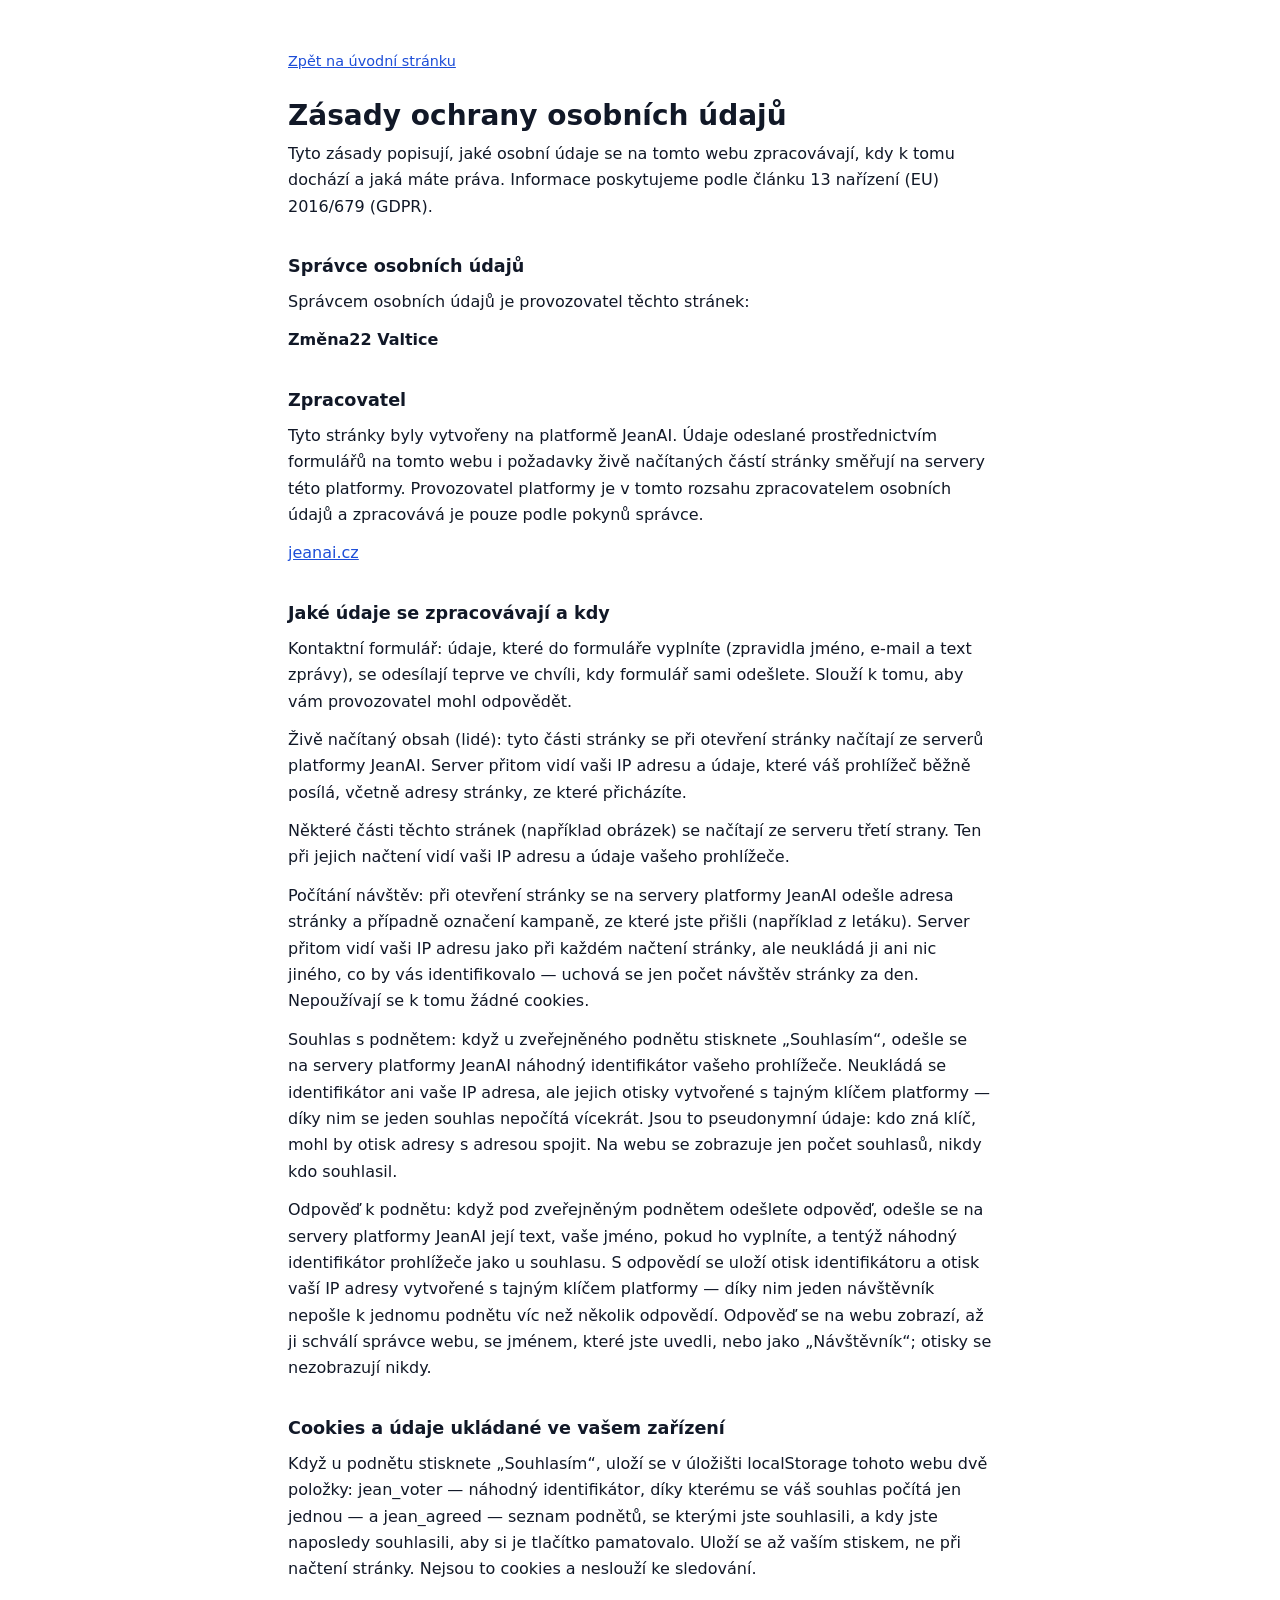
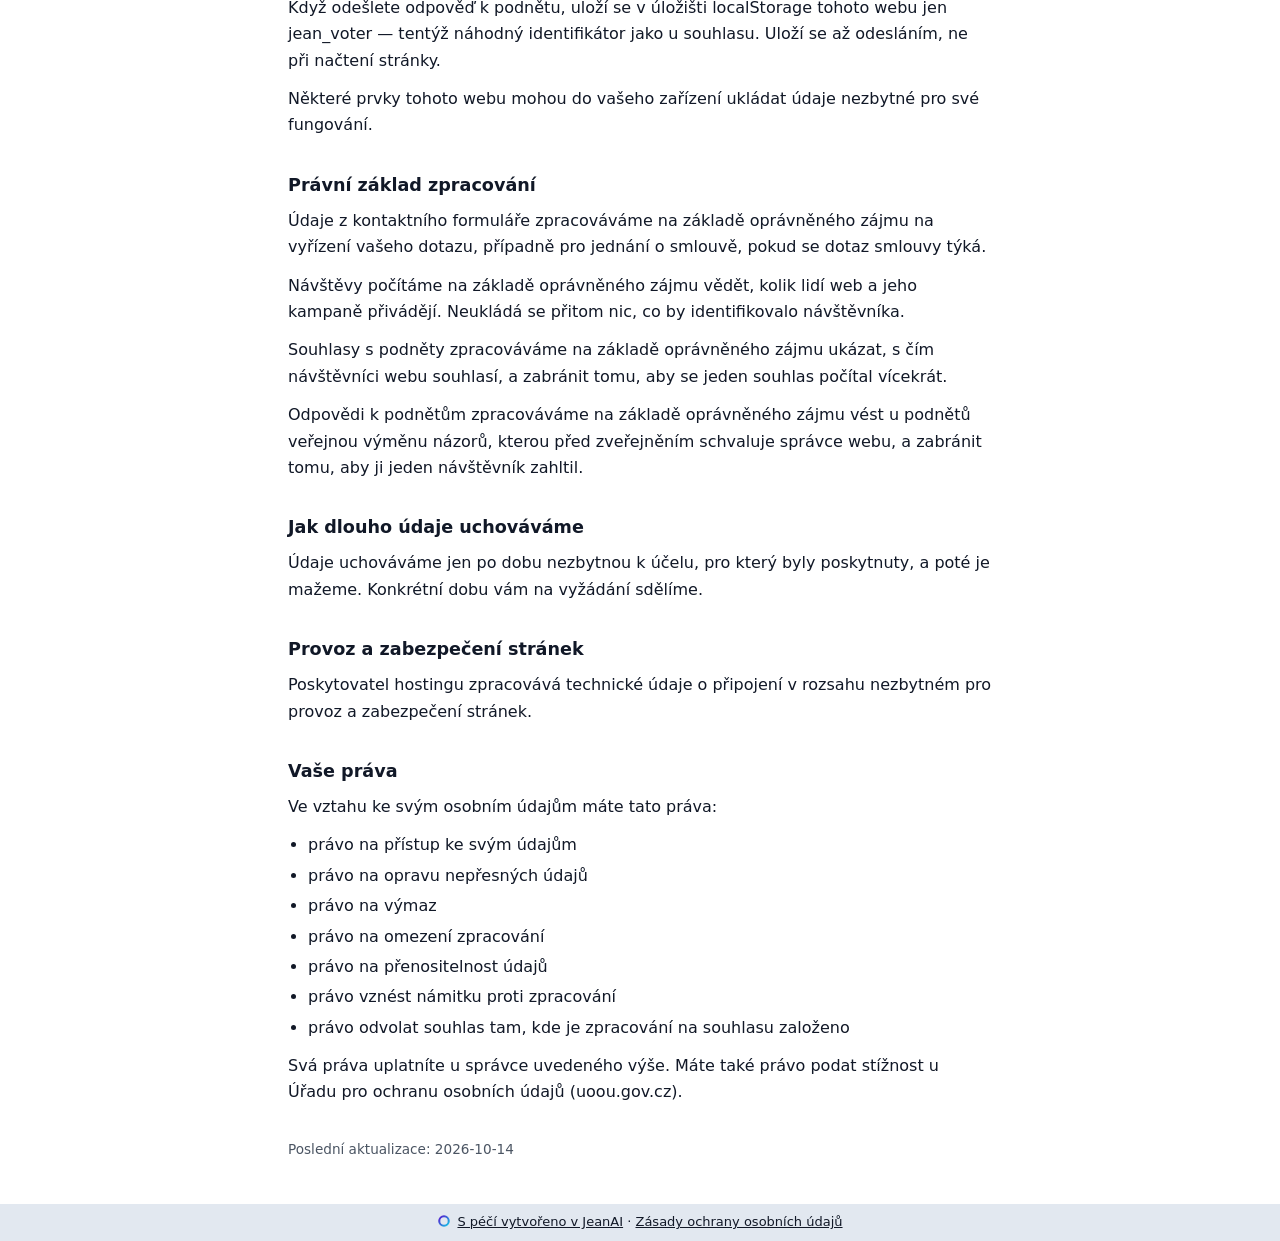
<file: soukromi.html>
<!doctype html><html lang="cs"><head><meta charset="utf-8"><meta name="viewport" content="width=device-width, initial-scale=1"><title>Zásady ochrany osobních údajů</title><style>:root{color-scheme:light}body{margin:0;background:#FFFFFF;color:#111827;font-family:ui-sans-serif,system-ui,-apple-system,'Segoe UI',sans-serif;font-size:16px;line-height:1.65}main{max-width:44rem;margin:0 auto;padding:48px 20px 32px}h1{font-size:1.75rem;line-height:1.25;margin:0 0 8px}h2{font-size:1.1rem;margin:32px 0 8px}p{margin:0 0 12px}ul{margin:0 0 12px;padding-left:1.25rem}li{margin:0 0 4px}a{color:#1D4ED8}.jean-back{display:inline-block;margin-bottom:24px;font-size:0.9rem}.jean-controller{font-weight:600}.jean-updated{margin-top:32px;font-size:0.85rem;color:#4B5563}</style></head><body><main><a class="jean-back" href="/">Zpět na úvodní stránku</a><h1>Zásady ochrany osobních údajů</h1><p>Tyto zásady popisují, jaké osobní údaje se na tomto webu zpracovávají, kdy k tomu dochází a jaká máte práva. Informace poskytujeme podle článku 13 nařízení (EU) 2016/679 (GDPR).</p><section><h2>Správce osobních údajů</h2><p>Správcem osobních údajů je provozovatel těchto stránek:</p><p class="jean-controller">Změna22 Valtice</p></section><section><h2>Zpracovatel</h2><p>Tyto stránky byly vytvořeny na platformě JeanAI. Údaje odeslané prostřednictvím formulářů na tomto webu i požadavky živě načítaných částí stránky směřují na servery této platformy. Provozovatel platformy je v tomto rozsahu zpracovatelem osobních údajů a zpracovává je pouze podle pokynů správce.</p><p><a href="https://jeanai.cz" rel="noopener">jeanai.cz</a></p></section><section><h2>Jaké údaje se zpracovávají a kdy</h2><p>Kontaktní formulář: údaje, které do formuláře vyplníte (zpravidla jméno, e-mail a text zprávy), se odesílají teprve ve chvíli, kdy formulář sami odešlete. Slouží k tomu, aby vám provozovatel mohl odpovědět.</p><p>Živě načítaný obsah (lidé): tyto části stránky se při otevření stránky načítají ze serverů platformy JeanAI. Server přitom vidí vaši IP adresu a údaje, které váš prohlížeč běžně posílá, včetně adresy stránky, ze které přicházíte.</p><p>Některé části těchto stránek (například obrázek) se načítají ze serveru třetí strany. Ten při jejich načtení vidí vaši IP adresu a údaje vašeho prohlížeče.</p><p>Počítání návštěv: při otevření stránky se na servery platformy JeanAI odešle adresa stránky a případně označení kampaně, ze které jste přišli (například z letáku). Server přitom vidí vaši IP adresu jako při každém načtení stránky, ale neukládá ji ani nic jiného, co by vás identifikovalo — uchová se jen počet návštěv stránky za den. Nepoužívají se k tomu žádné cookies.</p><p>Souhlas s podnětem: když u zveřejněného podnětu stisknete „Souhlasím“, odešle se na servery platformy JeanAI náhodný identifikátor vašeho prohlížeče. Neukládá se identifikátor ani vaše IP adresa, ale jejich otisky vytvořené s tajným klíčem platformy — díky nim se jeden souhlas nepočítá vícekrát. Jsou to pseudonymní údaje: kdo zná klíč, mohl by otisk adresy s adresou spojit. Na webu se zobrazuje jen počet souhlasů, nikdy kdo souhlasil.</p><p>Odpověď k podnětu: když pod zveřejněným podnětem odešlete odpověď, odešle se na servery platformy JeanAI její text, vaše jméno, pokud ho vyplníte, a tentýž náhodný identifikátor prohlížeče jako u souhlasu. S odpovědí se uloží otisk identifikátoru a otisk vaší IP adresy vytvořené s tajným klíčem platformy — díky nim jeden návštěvník nepošle k jednomu podnětu víc než několik odpovědí. Odpověď se na webu zobrazí, až ji schválí správce webu, se jménem, které jste uvedli, nebo jako „Návštěvník“; otisky se nezobrazují nikdy.</p></section><section><h2>Cookies a údaje ukládané ve vašem zařízení</h2><p>Když u podnětu stisknete „Souhlasím“, uloží se v úložišti localStorage tohoto webu dvě položky: jean_voter — náhodný identifikátor, díky kterému se váš souhlas počítá jen jednou — a jean_agreed — seznam podnětů, se kterými jste souhlasili, a kdy jste naposledy souhlasili, aby si je tlačítko pamatovalo. Uloží se až vaším stiskem, ne při načtení stránky. Nejsou to cookies a neslouží ke sledování.</p><p>Když odešlete odpověď k podnětu, uloží se v úložišti localStorage tohoto webu jen jean_voter — tentýž náhodný identifikátor jako u souhlasu. Uloží se až odesláním, ne při načtení stránky.</p><p>Některé prvky tohoto webu mohou do vašeho zařízení ukládat údaje nezbytné pro své fungování.</p></section><section><h2>Právní základ zpracování</h2><p>Údaje z kontaktního formuláře zpracováváme na základě oprávněného zájmu na vyřízení vašeho dotazu, případně pro jednání o smlouvě, pokud se dotaz smlouvy týká.</p><p>Návštěvy počítáme na základě oprávněného zájmu vědět, kolik lidí web a jeho kampaně přivádějí. Neukládá se přitom nic, co by identifikovalo návštěvníka.</p><p>Souhlasy s podněty zpracováváme na základě oprávněného zájmu ukázat, s čím návštěvníci webu souhlasí, a zabránit tomu, aby se jeden souhlas počítal vícekrát.</p><p>Odpovědi k podnětům zpracováváme na základě oprávněného zájmu vést u podnětů veřejnou výměnu názorů, kterou před zveřejněním schvaluje správce webu, a zabránit tomu, aby ji jeden návštěvník zahltil.</p></section><section><h2>Jak dlouho údaje uchováváme</h2><p>Údaje uchováváme jen po dobu nezbytnou k účelu, pro který byly poskytnuty, a poté je mažeme. Konkrétní dobu vám na vyžádání sdělíme.</p></section><section><h2>Provoz a zabezpečení stránek</h2><p>Poskytovatel hostingu zpracovává technické údaje o připojení v rozsahu nezbytném pro provoz a zabezpečení stránek.</p></section><section><h2>Vaše práva</h2><p>Ve vztahu ke svým osobním údajům máte tato práva:</p><ul><li>právo na přístup ke svým údajům</li><li>právo na opravu nepřesných údajů</li><li>právo na výmaz</li><li>právo na omezení zpracování</li><li>právo na přenositelnost údajů</li><li>právo vznést námitku proti zpracování</li><li>právo odvolat souhlas tam, kde je zpracování na souhlasu založeno</li></ul><p>Svá práva uplatníte u správce uvedeného výše. Máte také právo podat stížnost u Úřadu pro ochranu osobních údajů (uoou.gov.cz).</p></section><p class="jean-updated">Poslední aktualizace: 2026-10-14</p></main><div data-jean-identification="1" aria-label="Údaje o provozovateli" style="background:#E2E8F0!important;color:#111827!important;font-family:var(--font-body, ui-sans-serif), system-ui, -apple-system, sans-serif;font-size:13px!important;line-height:1.6!important;padding:8px 16px;text-align:center;word-break:break-word;display:block!important;visibility:visible!important;opacity:1!important;position:static!important;height:auto!important;max-height:none!important;overflow:visible!important;clip-path:none!important;transform:none!important;content-visibility:visible!important"><span style="display:block!important;visibility:visible!important;opacity:1!important;color:inherit!important;font-size:13px!important;line-height:1.6!important;position:static!important;height:auto!important;max-height:none!important;overflow:visible!important;clip-path:none!important;transform:none!important;text-indent:0!important;letter-spacing:normal!important;word-spacing:normal!important;content-visibility:visible!important"><a href="https://jeanai.cz" rel="noopener" style="display:inline!important;text-decoration:underline;visibility:visible!important;opacity:1!important;color:inherit!important;font-size:13px!important;line-height:1.6!important;position:static!important;height:auto!important;max-height:none!important;overflow:visible!important;clip-path:none!important;transform:none!important;text-indent:0!important;letter-spacing:normal!important;word-spacing:normal!important;content-visibility:visible!important"><svg aria-hidden="true" focusable="false" width="14" height="14" viewBox="0 0 128 128" style="display:inline-block!important;visibility:visible!important;opacity:1!important;width:14px!important;height:14px!important;vertical-align:-2px;margin-right:6px"><defs><linearGradient id="jean-mark-ring" x1="0" y1="0" x2="1" y2="1"><stop offset="0" stop-color="#5814cf"/><stop offset="1" stop-color="#12c9e6"/></linearGradient></defs><circle cx="64" cy="64" r="43.5" fill="none" stroke="url(#jean-mark-ring)" stroke-width="19"/></svg>S péčí vytvořeno v JeanAI</a> · <a href="/soukromi.html" style="display:inline!important;text-decoration:underline;visibility:visible!important;opacity:1!important;color:inherit!important;font-size:13px!important;line-height:1.6!important;position:static!important;height:auto!important;max-height:none!important;overflow:visible!important;clip-path:none!important;transform:none!important;text-indent:0!important;letter-spacing:normal!important;word-spacing:normal!important;content-visibility:visible!important">Zásady ochrany osobních údajů</a></span></div></body></html>
</file>
